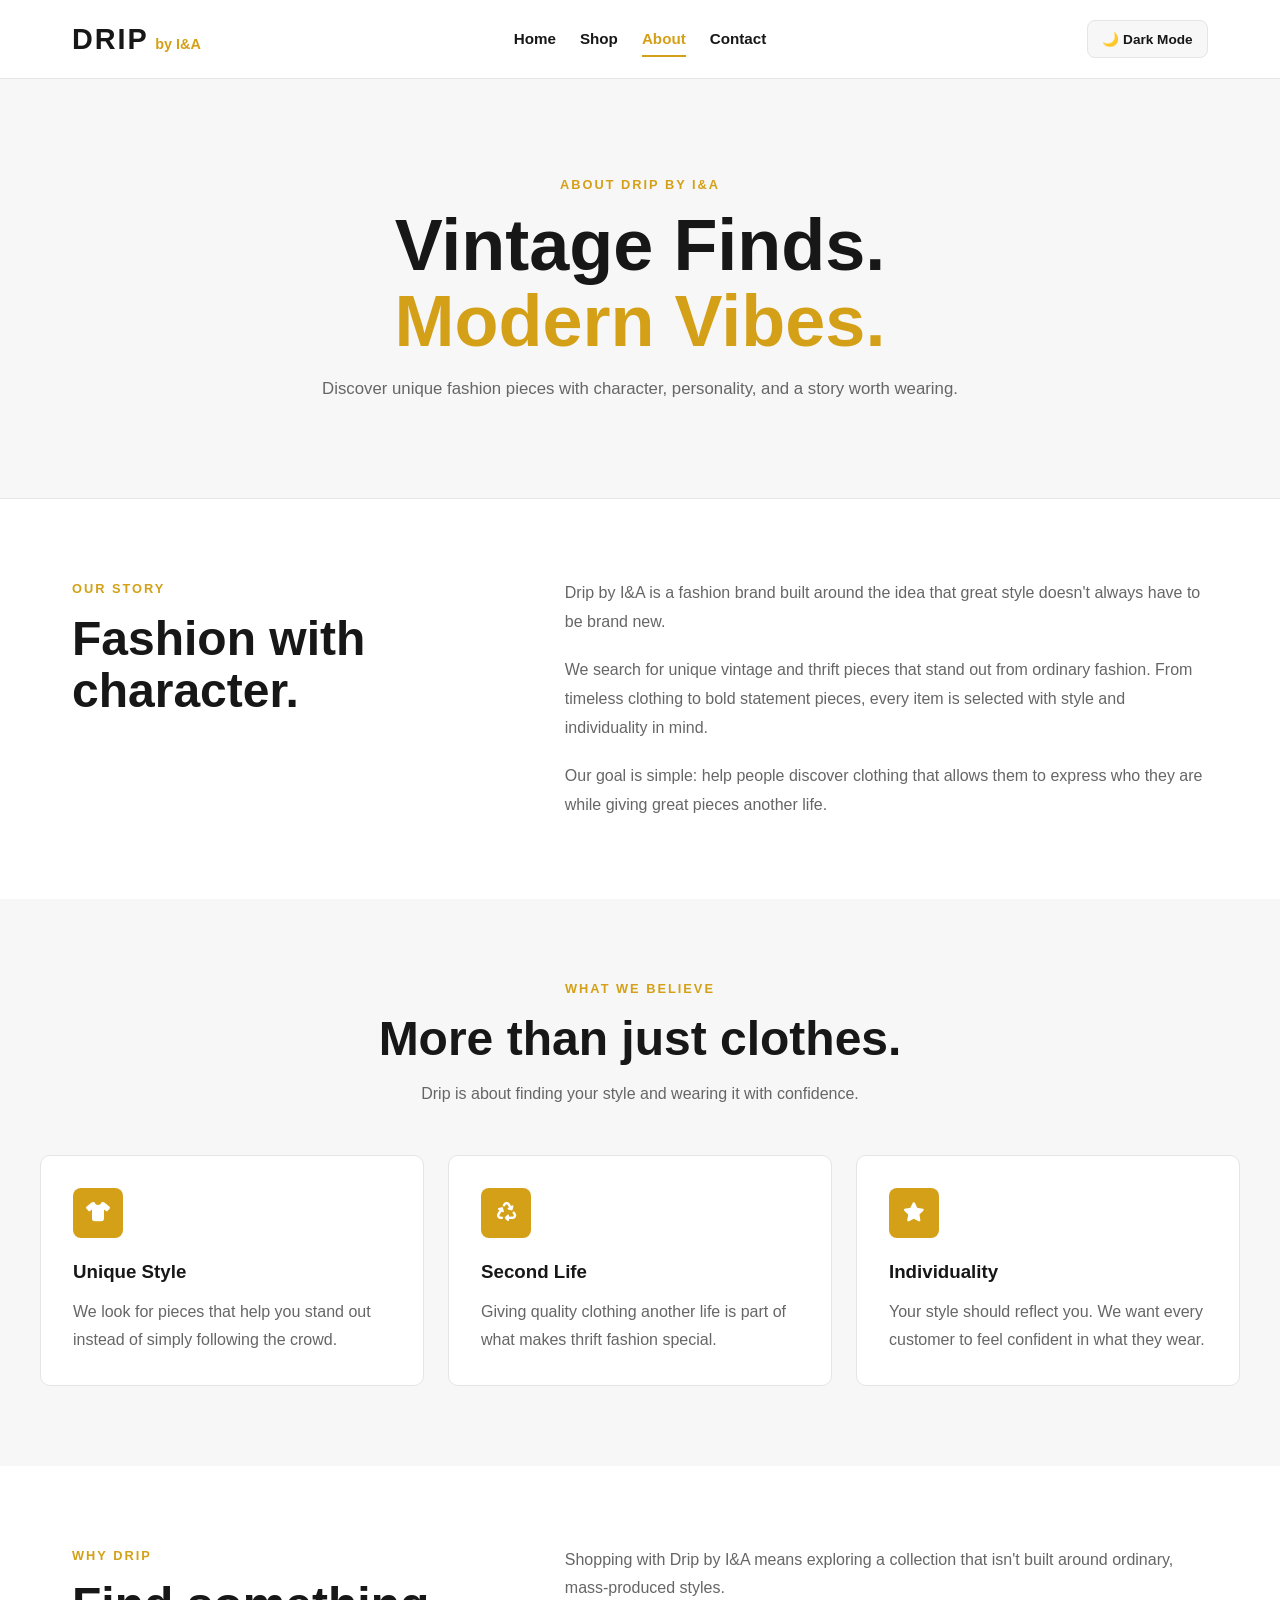
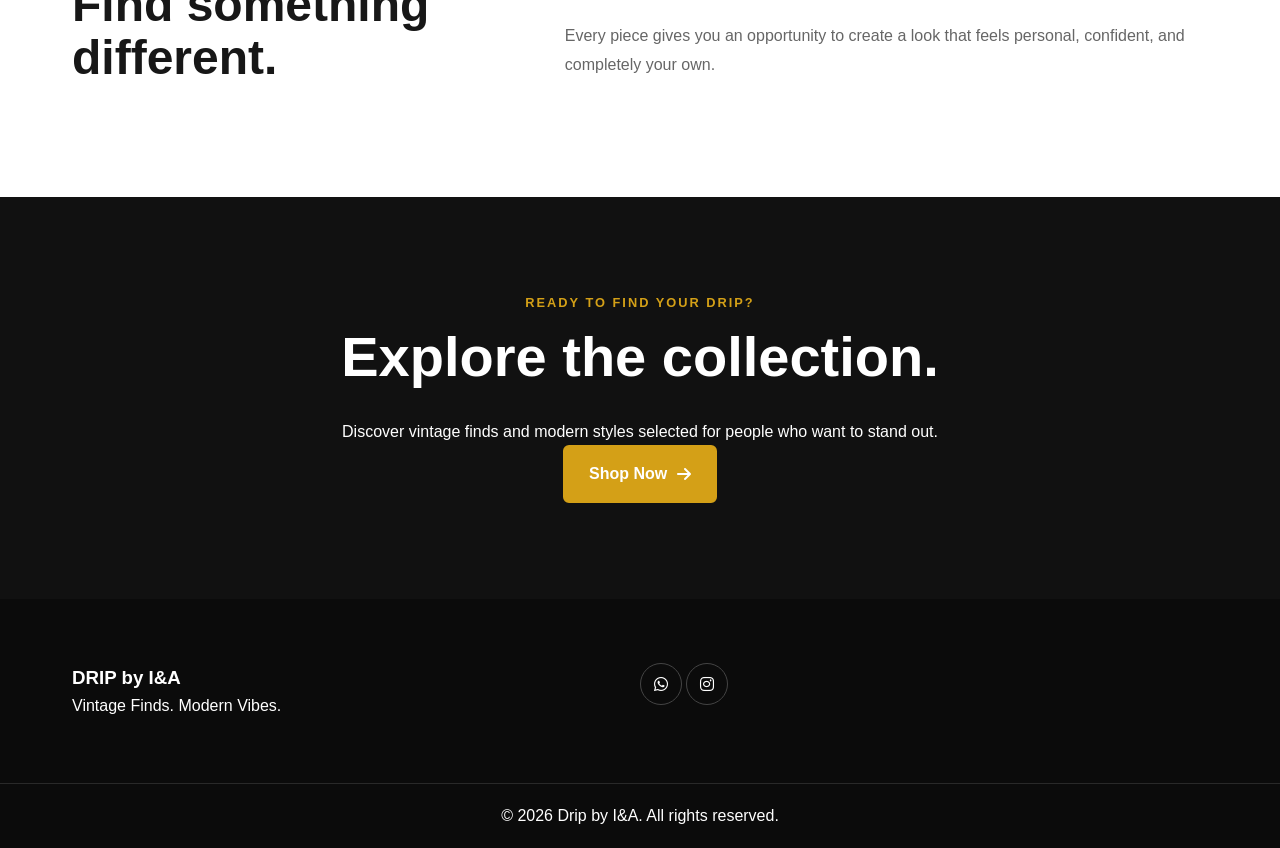
<file: about.html>
<!DOCTYPE html>
<html lang="en">

<head>

    <meta charset="UTF-8">

    <meta
        name="viewport"
        content="width=device-width, initial-scale=1.0"
    >

    <meta
        name="description"
        content="Learn more about Drip by I&A, a vintage and thrift fashion brand bringing unique styles and modern vibes."
    >

    <title>About | Drip by I&A</title>

    <link rel="stylesheet" href="main.css">

    <link
        rel="stylesheet"
        href="https://cdnjs.cloudflare.com/ajax/libs/font-awesome/6.4.0/css/all.min.css"
    >

</head>


<body>


    <!-- ========================================
         HEADER
    ========================================= -->

    <header class="site-header">

    <div class="navbar">

        <a href="index.html" class="brand">
            <span class="brand-main">DRIP</span>
            <span class="brand-sub">by I&A</span>
        </a>

        <nav class="nav-links" aria-label="Main navigation">

            <a href="index.html">Home</a>

            <a href="shop.html">Shop</a>

            <a href="about.html" class="active">About</a>

            <a href="contact.html">Contact</a>

        </nav>

        <button
            id="theme-toggle"
            class="theme-toggle"
            type="button"
            aria-label="Toggle dark mode"
        >
            🌙 Dark Mode
        </button>

    </div>

</header>


    <!-- ========================================
         ABOUT HERO
    ========================================= -->

    <section class="shop-hero">

        <div class="shop-hero-content">

            <p class="section-label">
                ABOUT DRIP BY I&A
            </p>

            <h1>
                Vintage Finds.
                <span>Modern Vibes.</span>
            </h1>

            <p>
                Discover unique fashion pieces with character,
                personality, and a story worth wearing.
            </p>

        </div>

    </section>



    <!-- ========================================
         OUR STORY
    ========================================= -->

    <section class="about-section">

        <div class="about-content">

            <div class="about-heading">

                <p class="section-label">
                    OUR STORY
                </p>

                <h2>
                    Fashion with character.
                </h2>

            </div>


            <div class="about-text">

                <p>
                    Drip by I&A is a fashion brand built around
                    the idea that great style doesn't always have
                    to be brand new.
                </p>

                <p>
                    We search for unique vintage and thrift pieces
                    that stand out from ordinary fashion. From
                    timeless clothing to bold statement pieces,
                    every item is selected with style and
                    individuality in mind.
                </p>

                <p>
                    Our goal is simple: help people discover
                    clothing that allows them to express who they
                    are while giving great pieces another life.
                </p>

            </div>

        </div>

    </section>



    <!-- ========================================
         WHAT WE BELIEVE
    ========================================= -->

    <section class="about-values">

        <div class="about-heading centered">

            <p class="section-label">
                WHAT WE BELIEVE
            </p>

            <h2>
                More than just clothes.
            </h2>

            <p>
                Drip is about finding your style and wearing it
                with confidence.
            </p>

        </div>


        <div class="values-grid">


            <article class="value-card">

                <div class="value-icon">
                    <i class="fas fa-shirt"></i>
                </div>

                <h3>
                    Unique Style
                </h3>

                <p>
                    We look for pieces that help you stand out
                    instead of simply following the crowd.
                </p>

            </article>



            <article class="value-card">

                <div class="value-icon">
                    <i class="fas fa-recycle"></i>
                </div>

                <h3>
                    Second Life
                </h3>

                <p>
                    Giving quality clothing another life is part
                    of what makes thrift fashion special.
                </p>

            </article>



            <article class="value-card">

                <div class="value-icon">
                    <i class="fas fa-star"></i>
                </div>

                <h3>
                    Individuality
                </h3>

                <p>
                    Your style should reflect you. We want every
                    customer to feel confident in what they wear.
                </p>

            </article>


        </div>

    </section>



    <!-- ========================================
         WHY DRIP
    ========================================= -->

    <section class="about-section">

        <div class="about-content">

            <div class="about-heading">

                <p class="section-label">
                    WHY DRIP
                </p>

                <h2>
                    Find something different.
                </h2>

            </div>


            <div class="about-text">

                <p>
                    Shopping with Drip by I&A means exploring a
                    collection that isn't built around ordinary,
                    mass-produced styles.
                </p>

                <p>
                    Every piece gives you an opportunity to create
                    a look that feels personal, confident, and
                    completely your own.
                </p>

            </div>

        </div>

    </section>



    <!-- ========================================
         CALL TO ACTION
    ========================================= -->

    <section class="cta">

        <div class="cta-content">

            <p class="section-label">
                READY TO FIND YOUR DRIP?
            </p>

            <h2>
                Explore the collection.
            </h2>

            <p>
                Discover vintage finds and modern styles
                selected for people who want to stand out.
            </p>

            <a href="shop.html" class="btn">
                Shop Now
                <i class="fas fa-arrow-right"></i>
            </a>

        </div>

    </section>



    <!-- ========================================
         FOOTER
    ========================================= -->

    <footer class="site-footer">

        <div class="footer-content">

            <div>

                <h3>
                    DRIP by I&A
                </h3>

                <p>
                    Vintage Finds. Modern Vibes.
                </p>

            </div>


            <div class="footer-social">

                <a
                    href="https://wa.me/2349035915493"
                    target="_blank"
                    rel="noopener noreferrer"
                    aria-label="WhatsApp"
                >
                    <i class="fab fa-whatsapp"></i>
                </a>

                <a
                    href="#"
                    aria-label="Instagram"
                >
                    <i class="fab fa-instagram"></i>
                </a>

            </div>

        </div>


        <p class="footer-bottom">

            &copy;

            <span id="footer-year"></span>

            Drip by I&A. All rights reserved.

        </p>

    </footer>



    <!-- ========================================
         SCROLL TO TOP
    ========================================= -->

    <button
        id="scroll-top"
        type="button"
        aria-label="Scroll to top"
    >
        ↑
    </button>


    <script src="script.js"></script>

</body>

</html>
</file>
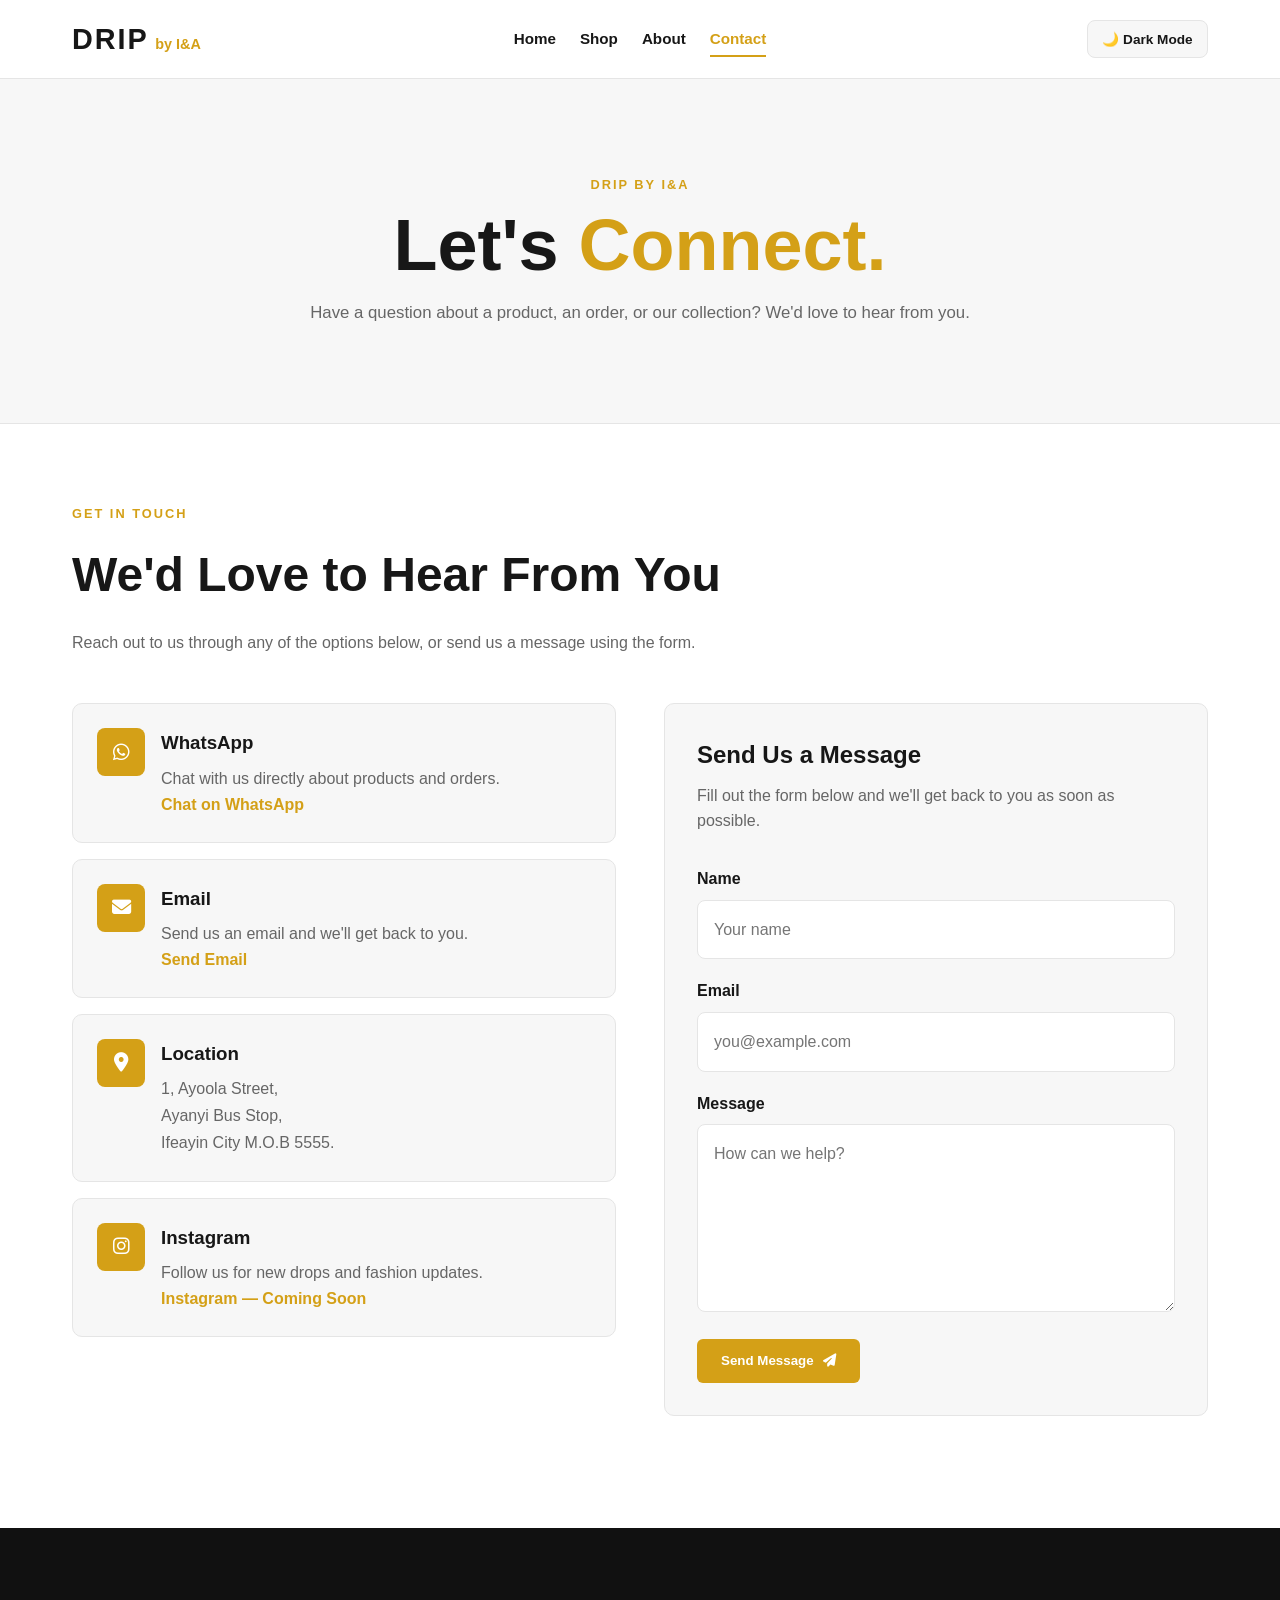
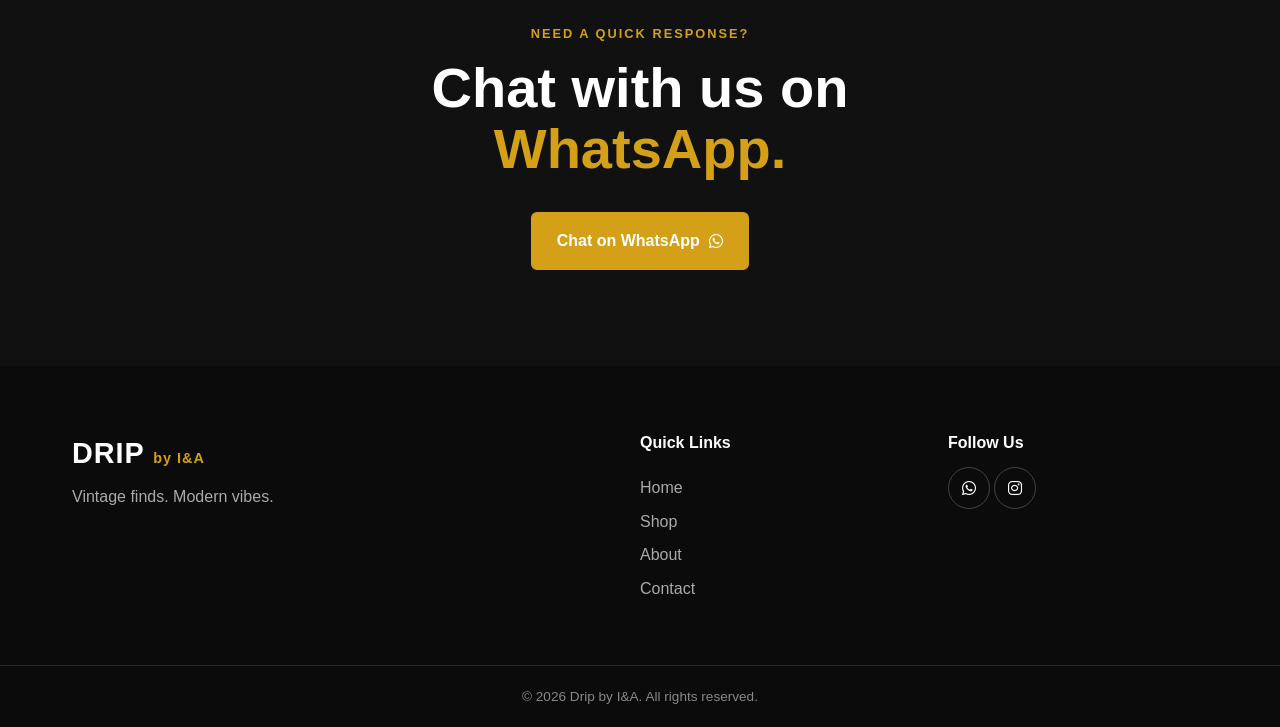
<file: contact.html>
<!DOCTYPE html>
<html lang="en">

<head>
    <meta charset="UTF-8">
    <meta name="viewport" content="width=device-width, initial-scale=1.0">

    <meta
        name="description"
        content="Contact Drip by I&A for vintage, thrift and streetwear fashion."
    >

    <title>Contact | Drip by I&A</title>

    <link rel="stylesheet" href="main.css">

    <link
        rel="stylesheet"
        href="https://cdnjs.cloudflare.com/ajax/libs/font-awesome/6.4.0/css/all.min.css"
    >
</head>

<body>

    <!-- ================================
         HEADER
    ================================= -->

    <header class="site-header">

        <div class="navbar">

            <a href="index.html" class="brand">
                <span class="brand-main">DRIP</span>
                <span class="brand-sub">by I&A</span>
            </a>

            <nav class="nav-links" aria-label="Main navigation">

                <a href="index.html">Home</a>

                <a href="shop.html">Shop</a>

                <a href="about.html">About</a>

                <a href="contact.html" class="active">Contact</a>

               

            </nav>

            <button
                id="theme-toggle"
                class="theme-toggle"
                type="button"
                aria-label="Toggle dark mode"
            >
                🌙 Dark Mode
            </button>

        </div>

    </header>


    <main>

        <!-- ================================
             CONTACT HERO
        ================================= -->

        <section class="shop-hero">

            <div class="shop-hero-content">

                <p class="section-label">DRIP BY I&A</p>

                <h1>Let's <span>Connect.</span></h1>

                <p>
                    Have a question about a product, an order,
                    or our collection? We'd love to hear from you.
                </p>

            </div>

        </section>


        <!-- ================================
             CONTACT SECTION
        ================================= -->

        <section class="contact-section">

            <div class="contact-heading">

                <p class="section-label">GET IN TOUCH</p>

                <h2>We'd Love to Hear From You</h2>

                <p>
                    Reach out to us through any of the options below,
                    or send us a message using the form.
                </p>

            </div>


            <div class="contact-grid">


                <!-- CONTACT INFORMATION -->

                <div class="contact-info">

                    <div class="contact-card">

                        <div class="contact-icon">
                            <i class="fab fa-whatsapp"></i>
                        </div>

                        <div>

                            <h3>WhatsApp</h3>

                            <p>
                                Chat with us directly about products
                                and orders.
                            </p>

                            <a
                                href="https://wa.me/2349035915493"
                                target="_blank"
                                rel="noopener noreferrer"
                            >
                                Chat on WhatsApp
                            </a>

                        </div>

                    </div>


                    <div class="contact-card">

                        <div class="contact-icon">
                            <i class="fas fa-envelope"></i>
                        </div>

                        <div>

                            <h3>Email</h3>

                            <p>
                                Send us an email and we'll get back
                                to you.
                            </p>

                            <a href="mailto:akinrinadedare80@gmail.com">
                                Send Email
                            </a>

                        </div>

                    </div>


                    <div class="contact-card">

                        <div class="contact-icon">
                            <i class="fas fa-location-dot"></i>
                        </div>

                        <div>

                            <h3>Location</h3>

                            <address>
                                1, Ayoola Street,<br>
                                Ayanyi Bus Stop,<br>
                                Ifeayin City M.O.B 5555.
                            </address>

                        </div>

                    </div>


                    <div class="contact-card">

                        <div class="contact-icon">
                            <i class="fab fa-instagram"></i>
                        </div>

                        <div>

                            <h3>Instagram</h3>

                            <p>
                                Follow us for new drops and
                                fashion updates.
                            </p>

                            <a
                                href="#"
                                target="_blank"
                                rel="noopener noreferrer"
                            >
                                Instagram — Coming Soon
                            </a>

                        </div>

                    </div>

                </div>


                <!-- CONTACT FORM -->

                <div class="contact-form-wrapper">

                    <h2>Send Us a Message</h2>

                    <p>
                        Fill out the form below and we'll get back
                        to you as soon as possible.
                    </p>

                   <form action="https://formspree.io/f/xzebkrwp" method="POST">

                        <div class="form-group">

                            <label for="name">Name</label>

                            <input
                                type="text"
                                id="name"
                                name="name"
                                placeholder="Your name"
                                required
                            >

                        </div>


                        <div class="form-group">

                            <label for="email">Email</label>

                            <input
                                type="email"
                                id="email"
                                name="email"
                                placeholder="you@example.com"
                                required
                            >

                        </div>


                        <div class="form-group">

                            <label for="message">Message</label>

                            <textarea
                                id="message"
                                name="message"
                                rows="6"
                                placeholder="How can we help?"
                                required
                            ></textarea>

                        </div>


                        <button
                            type="submit"
                            class="btn"
                        >
                            Send Message
                            <i class="fas fa-paper-plane"></i>
                        </button>

                    </form>

                </div>

            </div>

        </section>


        <!-- ================================
             WHATSAPP CTA
        ================================= -->

        <section class="cta">

            <p class="section-label">
                NEED A QUICK RESPONSE?
            </p>

            <h2>
                Chat with us on
                <span>WhatsApp.</span>
            </h2>

            <a
                href="https://wa.me/2349035915493"
                class="btn"
                target="_blank"
                rel="noopener noreferrer"
            >
                Chat on WhatsApp
                <i class="fab fa-whatsapp"></i>
            </a>

        </section>

    </main>


    <!-- ================================
         FOOTER
    ================================= -->

    <footer class="site-footer">

        <div class="footer-content">

            <div class="footer-brand">

                <h2>
                    DRIP <span>by I&A</span>
                </h2>

                <p>
                    Vintage finds. Modern vibes.
                </p>

            </div>


            <div class="footer-links">

                <h3>Quick Links</h3>

                <a href="index.html">Home</a>

                <a href="shop.html">Shop</a>

                <a href="about.html">About</a>

                <a href="contact.html">Contact</a>

            </div>


            <div class="footer-social">

                <h3>Follow Us</h3>

                <a
                    href="https://wa.me/2349035915493"
                    aria-label="WhatsApp"
                    target="_blank"
                    rel="noopener noreferrer"
                >
                    <i class="fab fa-whatsapp"></i>
                </a>

                <a
                    href="#"
                    aria-label="Instagram"
                    target="_blank"
                    rel="noopener noreferrer"
                >
                    <i class="fab fa-instagram"></i>
                </a>

            </div>

        </div>


        <div class="footer-bottom">

            <p>
                &copy;
                <span id="footer-year"></span>
                Drip by I&A. All rights reserved.
            </p>

        </div>

    </footer>
    <button
    id="scroll-top"
    type="button"
    aria-label="Scroll to top"
>
    ↑
</button>


    <script src="script.js"></script>

</body>
</html>
</file>
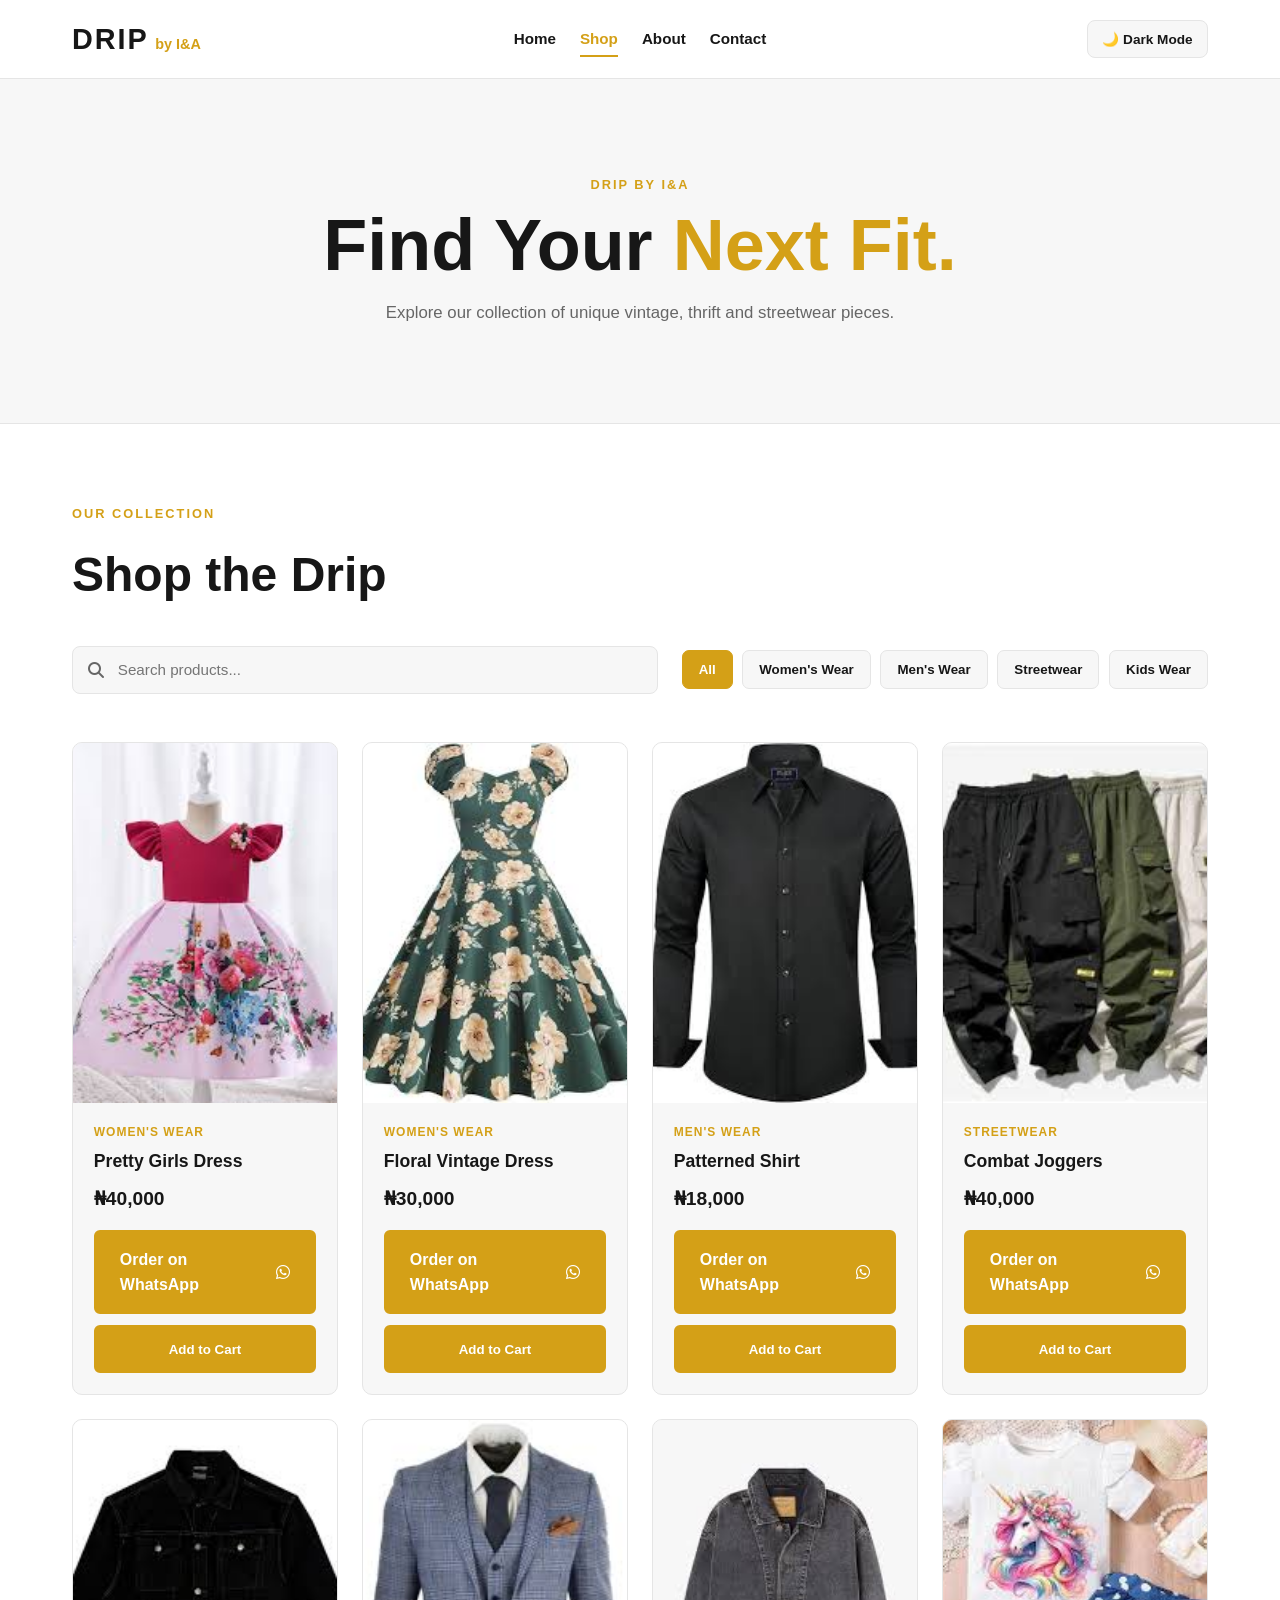
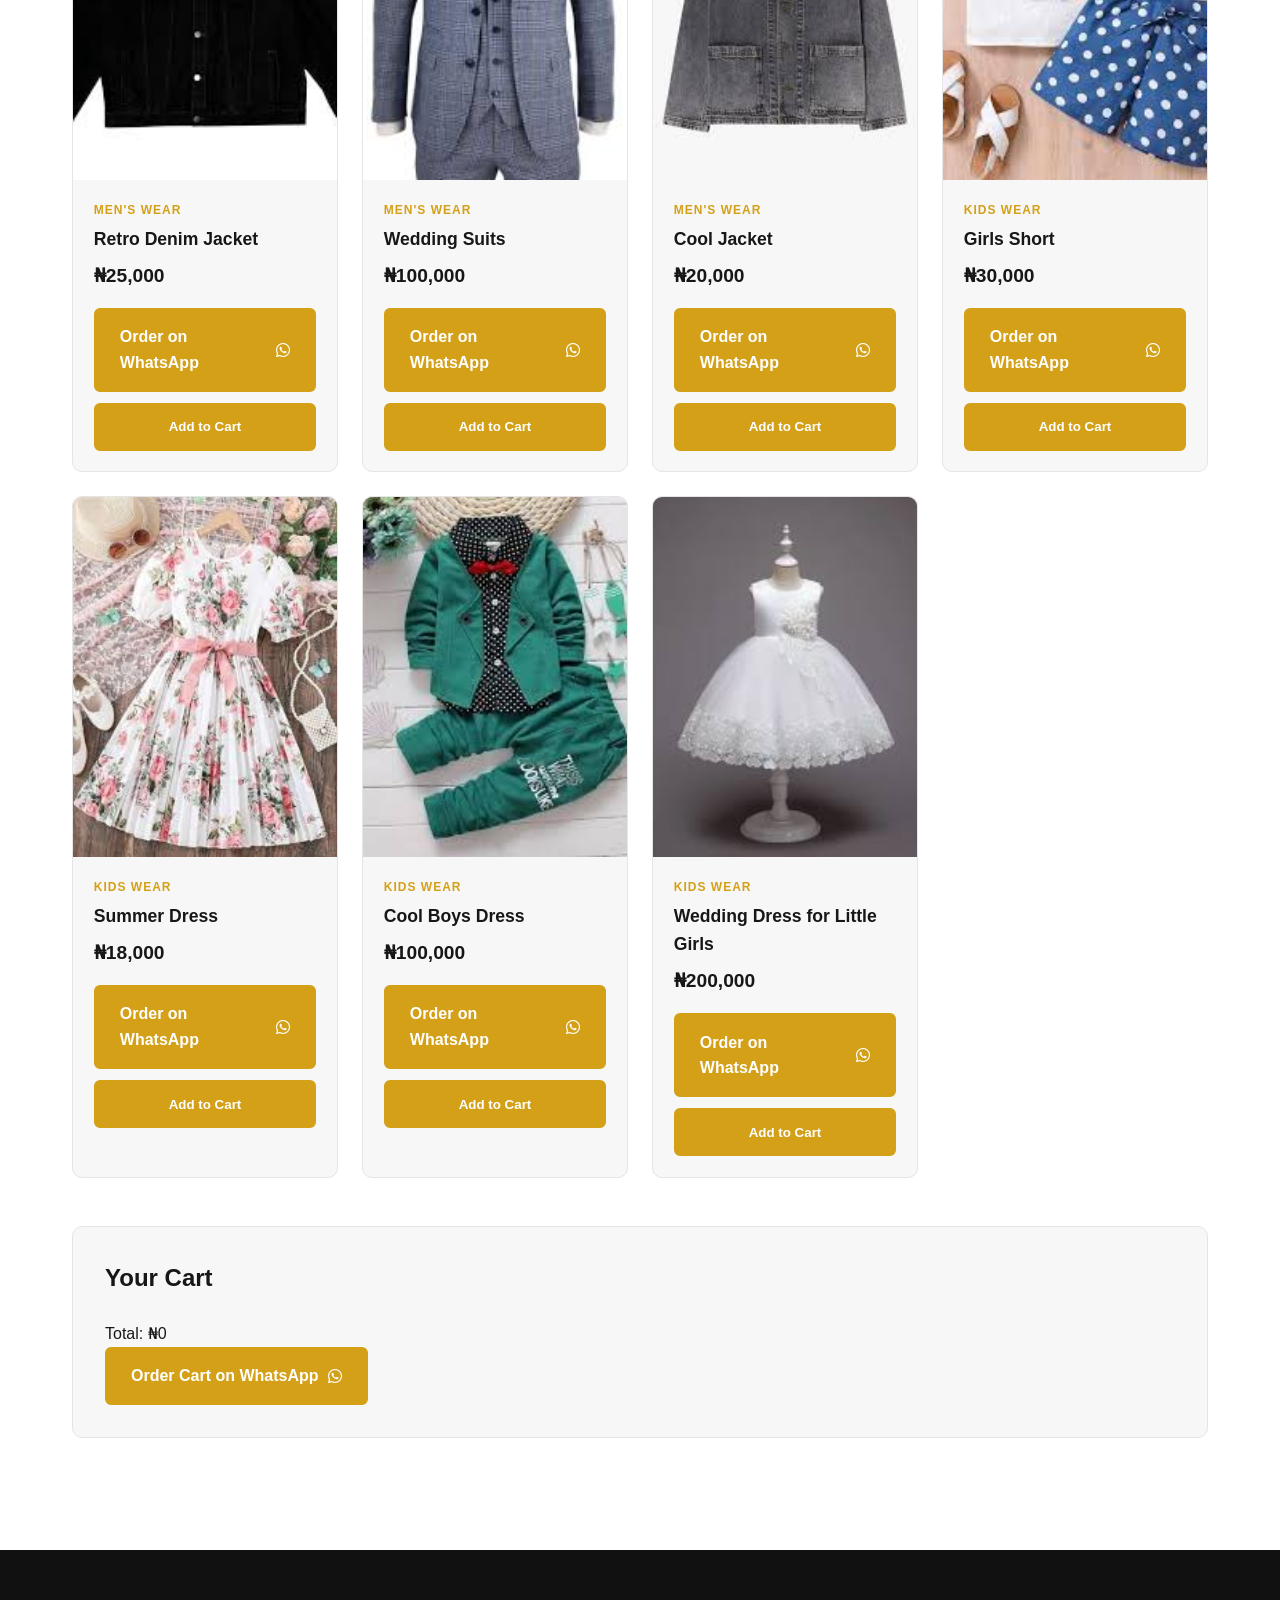
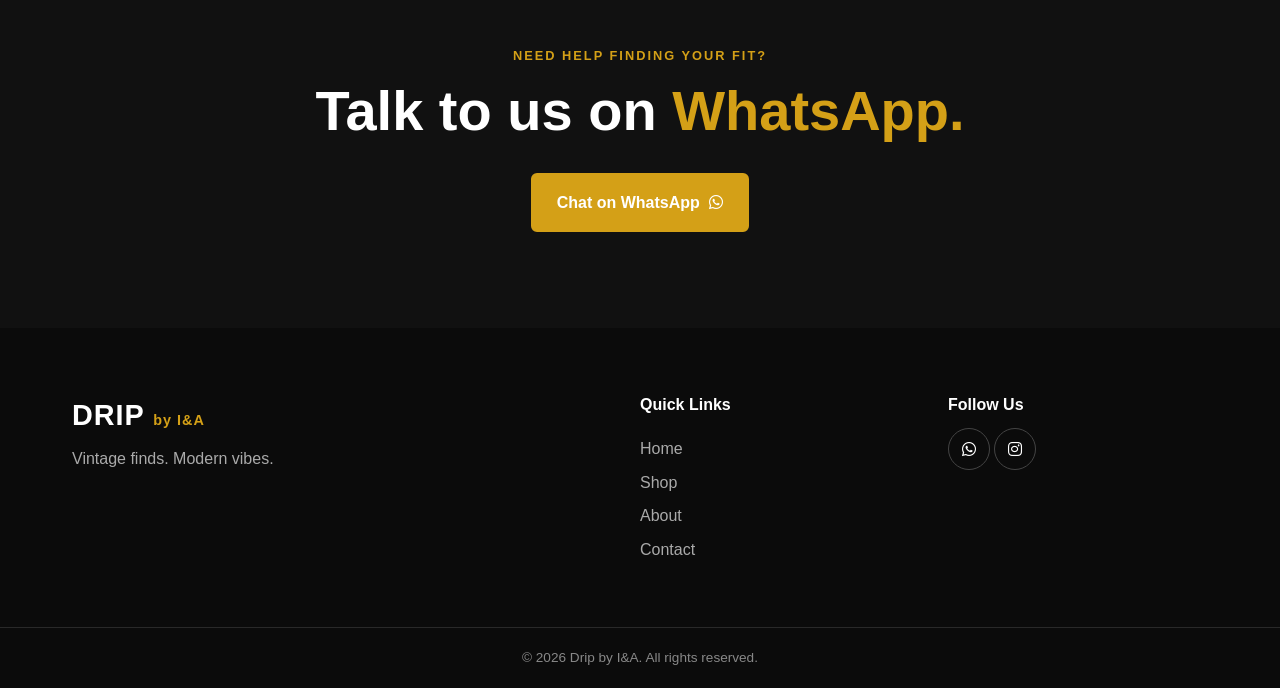
<file: shop.html>
<!DOCTYPE html>
<html lang="en">

<head>
    <meta charset="UTF-8">
    <meta name="viewport" content="width=device-width, initial-scale=1.0">

    <meta
        name="description"
        content="Shop unique vintage and thrift fashion at Drip by I&A."
    >

    <title>Shop | Drip by I&A</title>

    <link rel="stylesheet" href="main.css">

    <link
        rel="stylesheet"
        href="https://cdnjs.cloudflare.com/ajax/libs/font-awesome/6.4.0/css/all.min.css"
    >
</head>

<body>

    <!-- ================================
         HEADER
    ================================= -->

    <header class="site-header">

        <div class="navbar">

            <a href="index.html" class="brand">
                <span class="brand-main">DRIP</span>
                <span class="brand-sub">by I&A</span>
            </a>

            <nav class="nav-links" aria-label="Main navigation">

                <a href="index.html">Home</a>

                <a href="shop.html" class="active">Shop</a>

                <a href="about.html">About</a>

                <a href="contact.html">Contact</a>

            </nav>

            <button
                id="theme-toggle"
                class="theme-toggle"
                type="button"
                aria-label="Toggle dark mode"
            >
                🌙 Dark Mode
            </button>

        </div>

    </header>


    <main>

        <!-- ================================
             SHOP HERO
        ================================= -->

        <section class="shop-hero">

            <div class="shop-hero-content">

                <p class="section-label">DRIP BY I&A</p>

                <h1>Find Your <span>Next Fit.</span></h1>

                <p>
                    Explore our collection of unique vintage,
                    thrift and streetwear pieces.
                </p>

            </div>

        </section>


        <!-- ================================
             SHOP SECTION
        ================================= -->

        <section class="shop-section">

            <div class="shop-heading">

                <div>

                    <p class="section-label">OUR COLLECTION</p>

                    <h2>Shop the Drip</h2>

                </div>

            </div>


            <!-- Search and Filters -->

            <div class="shop-controls">

                <div class="search-box">

                    <i class="fas fa-search"></i>

                    <input
                        type="search"
                        id="product-search"
                        placeholder="Search products..."
                        aria-label="Search products"
                    >

                </div>


                <div class="category-filters">

                    <button
                        type="button"
                        class="filter-btn active"
                        data-category="all"
                    >
                        All
                    </button>

                    <button
                        type="button"
                        class="filter-btn"
                        data-category="women"
                    >
                        Women's Wear
                    </button>

                    <button
                        type="button"
                        class="filter-btn"
                        data-category="men"
                    >
                        Men's Wear
                    </button>

                    <button
                        type="button"
                        class="filter-btn"
                        data-category="streetwear"
                    >
                        Streetwear
                    </button>

                    <button
                        type="button"
                        class="filter-btn"
                        data-category="kids"
                    >
                        Kids Wear
                    </button>

                </div>

            </div>


            <!-- ================================
                 PRODUCTS
            ================================= -->

            <div class="shop-product-grid">


                <!-- 1. Pretty Girls Dress -->

                <article class="shop-product-card" data-category="women">

                    <div class="shop-product-image">

                        <img
                            src="pretty-girl-dress.jpeg"
                            alt="Pretty girls dress"
                        >

                    </div>

                    <div class="shop-product-info">

                        <p class="product-category">
                            Women's Wear
                        </p>

                        <h3>Pretty Girls Dress</h3>

                        <p class="shop-price">₦40,000</p>

                        <a
                            href="https://wa.me/2349035915493?text=Hello%20Drip%20by%20I%26A%2C%20I'm%20interested%20in%20the%20Pretty%20Girls%20Dress."
                            class="btn"
                            target="_blank"
                            rel="noopener noreferrer"
                        >
                            Order on WhatsApp
                            <i class="fab fa-whatsapp"></i>
                        </a>

                        <button class="btn add-to-cart" type="button">
                            Add to Cart
                        </button>

                    </div>

                </article>


                <!-- 2. Floral Vintage Dress -->

                <article class="shop-product-card" data-category="women">

                    <div class="shop-product-image">

                        <img
                            src="vintage-dress.jpeg"
                            alt="Floral vintage dress"
                        >

                    </div>

                    <div class="shop-product-info">

                        <p class="product-category">
                            Women's Wear
                        </p>

                        <h3>Floral Vintage Dress</h3>

                        <p class="shop-price">₦30,000</p>

                        <a
                            href="https://wa.me/2349035915493?text=Hello%20Drip%20by%20I%26A%2C%20I'm%20interested%20in%20the%20Floral%20Vintage%20Dress."
                            class="btn"
                            target="_blank"
                            rel="noopener noreferrer"
                        >
                            Order on WhatsApp
                            <i class="fab fa-whatsapp"></i>
                        </a>

                        <button class="btn add-to-cart" type="button">
                            Add to Cart
                        </button>

                    </div>

                </article>


                <!-- 3. Patterned Shirt -->

                <article class="shop-product-card" data-category="men">

                    <div class="shop-product-image">

                        <img
                            src="patterned-image.jpeg"
                            alt="Patterned shirt"
                        >

                    </div>

                    <div class="shop-product-info">

                        <p class="product-category">
                            Men's Wear
                        </p>

                        <h3>Patterned Shirt</h3>

                        <p class="shop-price">₦18,000</p>

                        <a
                            href="https://wa.me/2349035915493?text=Hello%20Drip%20by%20I%26A%2C%20I'm%20interested%20in%20the%20Patterned%20Shirt."
                            class="btn"
                            target="_blank"
                            rel="noopener noreferrer"
                        >
                            Order on WhatsApp
                            <i class="fab fa-whatsapp"></i>
                        </a>

                        <button class="btn add-to-cart" type="button">
                            Add to Cart
                        </button>

                    </div>

                </article>


                <!-- 4. Combat Joggers -->

                <article class="shop-product-card" data-category="streetwear">

                    <div class="shop-product-image">

                        <img
                            src="jorgas.image.jpeg"
                            alt="Combat joggers"
                        >

                    </div>

                    <div class="shop-product-info">

                        <p class="product-category">
                            Streetwear
                        </p>

                        <h3>Combat Joggers</h3>

                        <p class="shop-price">₦40,000</p>

                        <a
                            href="https://wa.me/2349035915493?text=Hello%20Drip%20by%20I%26A%2C%20I'm%20interested%20in%20the%20Combat%20Joggers."
                            class="btn"
                            target="_blank"
                            rel="noopener noreferrer"
                        >
                            Order on WhatsApp
                            <i class="fab fa-whatsapp"></i>
                        </a>

                        <button class="btn add-to-cart" type="button">
                            Add to Cart
                        </button>

                    </div>

                </article>


                <!-- 5. Retro Denim Jacket -->

                <article class="shop-product-card" data-category="men">

                    <div class="shop-product-image">

                        <img
                            src="retro-denim-jacet-images.jpeg"
                            alt="Retro denim jacket"
                        >

                    </div>

                    <div class="shop-product-info">

                        <p class="product-category">
                            Men's Wear
                        </p>

                        <h3>Retro Denim Jacket</h3>

                        <p class="shop-price">₦25,000</p>

                        <a
                            href="https://wa.me/2349035915493?text=Hello%20Drip%20by%20I%26A%2C%20I'm%20interested%20in%20the%20Retro%20Denim%20Jacket."
                            class="btn"
                            target="_blank"
                            rel="noopener noreferrer"
                        >
                            Order on WhatsApp
                            <i class="fab fa-whatsapp"></i>
                        </a>

                        <button class="btn add-to-cart" type="button">
                            Add to Cart
                        </button>

                    </div>

                </article>


                <!-- 6. Wedding Suits -->

                <article class="shop-product-card" data-category="men">

                    <div class="shop-product-image">

                        <img
                            src="suits-images2.jpeg"
                            alt="Wedding suits"
                        >

                    </div>

                    <div class="shop-product-info">

                        <p class="product-category">
                            Men's Wear
                        </p>

                        <h3>Wedding Suits</h3>

                        <p class="shop-price">₦100,000</p>

                        <a
                            href="https://wa.me/2349035915493?text=Hello%20Drip%20by%20I%26A%2C%20I'm%20interested%20in%20the%20Wedding%20Suits."
                            class="btn"
                            target="_blank"
                            rel="noopener noreferrer"
                        >
                            Order on WhatsApp
                            <i class="fab fa-whatsapp"></i>
                        </a>

                        <button class="btn add-to-cart" type="button">
                            Add to Cart
                        </button>

                    </div>

                </article>


                <!-- 7. Cool Jacket -->

                <article class="shop-product-card" data-category="men">

                    <div class="shop-product-image">

                        <img
                            src="retro-jacket-images.jpeg"
                            alt="Cool jacket for kids"
                        >

                    </div>

                    <div class="shop-product-info">

                        <p class="product-category">
    Men's Wear
</p>

                        <h3>Cool Jacket</h3>

                        <p class="shop-price">₦20,000</p>

                        <a
                            href="https://wa.me/2349035915493?text=Hello%20Drip%20by%20I%26A%2C%20I'm%20interested%20in%20the%20Cool%20Jacket."
                            class="btn"
                            target="_blank"
                            rel="noopener noreferrer"
                        >
                            Order on WhatsApp
                            <i class="fab fa-whatsapp"></i>
                        </a>

                        <button class="btn add-to-cart" type="button">
                            Add to Cart
                        </button>

                    </div>

                </article>


                <!-- 8. Girls Short -->

                <article class="shop-product-card" data-category="kids">

                    <div class="shop-product-image">

                        <img
                            src="pretty-girl-short-suit.jpeg"
                            alt="Girls short suit"
                        >

                    </div>

                    <div class="shop-product-info">

                        <p class="product-category">
                            Kids Wear
                        </p>

                        <h3>Girls Short</h3>

                        <p class="shop-price">₦30,000</p>

                        <a
                            href="https://wa.me/2349035915493?text=Hello%20Drip%20by%20I%26A%2C%20I'm%20interested%20in%20the%20Girls%20Short."
                            class="btn"
                            target="_blank"
                            rel="noopener noreferrer"
                        >
                            Order on WhatsApp
                            <i class="fab fa-whatsapp"></i>
                        </a>

                        <button class="btn add-to-cart" type="button">
                            Add to Cart
                        </button>

                    </div>

                </article>


                <!-- 9. Summer Dress -->

                <article class="shop-product-card" data-category="kids">

                    <div class="shop-product-image">

                        <img
                            src="pretty-trendy-girls.jpeg"
                            alt="Summer dress"
                        >

                    </div>

                    <div class="shop-product-info">

                        <p class="product-category">
                            Kids Wear
                        </p>

                        <h3>Summer Dress</h3>

                        <p class="shop-price">₦18,000</p>

                        <a
                            href="https://wa.me/2349035915493?text=Hello%20Drip%20by%20I%26A%2C%20I'm%20interested%20in%20the%20Summer%20Dress."
                            class="btn"
                            target="_blank"
                            rel="noopener noreferrer"
                        >
                            Order on WhatsApp
                            <i class="fab fa-whatsapp"></i>
                        </a>

                        <button class="btn add-to-cart" type="button">
                            Add to Cart
                        </button>

                    </div>

                </article>


                <!-- 10. Cool Boys Dress -->

                <article class="shop-product-card" data-category="kids">

                    <div class="shop-product-image">

                        <img
                            src="fashion-baby-boy.jpeg"
                            alt="Cool boys dress"
                        >

                    </div>

                    <div class="shop-product-info">

                        <p class="product-category">
                            Kids Wear
                        </p>

                        <h3>Cool Boys Dress</h3>

                        <p class="shop-price">₦100,000</p>

                        <a
                            href="https://wa.me/2349035915493?text=Hello%20Drip%20by%20I%26A%2C%20I'm%20interested%20in%20the%20Cool%20Boys%20Dress."
                            class="btn"
                            target="_blank"
                            rel="noopener noreferrer"
                        >
                            Order on WhatsApp
                            <i class="fab fa-whatsapp"></i>
                        </a>

                        <button class="btn add-to-cart" type="button">
                            Add to Cart
                        </button>

                    </div>

                </article>


                <!-- 11. Wedding Dress for Little Girls -->

                <article class="shop-product-card" data-category="kids">

                    <div class="shop-product-image">

                        <img
                            src="pretty-party-wear.jpeg"
                            alt="Wedding dress for little girls"
                        >

                    </div>

                    <div class="shop-product-info">

                        <p class="product-category">
                            Kids Wear
                        </p>

                        <h3>Wedding Dress for Little Girls</h3>

                        <p class="shop-price">₦200,000</p>

                        <a
                            href="https://wa.me/2349035915493?text=Hello%20Drip%20by%20I%26A%2C%20I'm%20interested%20in%20the%20Wedding%20Dress%20for%20Little%20Girls."
                            class="btn"
                            target="_blank"
                            rel="noopener noreferrer"
                        >
                            Order on WhatsApp
                            <i class="fab fa-whatsapp"></i>
                        </a>

                        <button class="btn add-to-cart" type="button">
                            Add to Cart
                        </button>

                    </div>

                </article>


            </div>


            <!-- ================================
                 CART
            ================================= -->

            <div id="cart">

                <h2>Your Cart</h2>

                <div id="cart-items"></div>

                <p id="cart-total">Total: ₦0</p>
                <a
    id="checkout-whatsapp"
    class="btn"
    href="#"
    target="_blank"
    rel="noopener noreferrer"
>
    Order Cart on WhatsApp
    <i class="fab fa-whatsapp"></i>
</a>

            </div>


        </section>


        <!-- ================================
             WHATSAPP CTA
        ================================= -->

        <section class="cta">

            <p class="section-label">
                NEED HELP FINDING YOUR FIT?
            </p>

            <h2>
                Talk to us on
                <span>WhatsApp.</span>
            </h2>

            <a
                href="https://wa.me/2349035915493"
                class="btn"
                target="_blank"
                rel="noopener noreferrer"
            >
                Chat on WhatsApp
                <i class="fab fa-whatsapp"></i>
            </a>

        </section>

    </main>


    <!-- ================================
         FOOTER
    ================================= -->

    <footer class="site-footer">

        <div class="footer-content">

            <div class="footer-brand">

                <h2>
                    DRIP <span>by I&A</span>
                </h2>

                <p>
                    Vintage finds. Modern vibes.
                </p>

            </div>


            <div class="footer-links">

                <h3>Quick Links</h3>

                <a href="index.html">Home</a>

                <a href="shop.html">Shop</a>

                <a href="about.html">About</a>

                <a href="contact.html">Contact</a>

            </div>


            <div class="footer-social">

                <h3>Follow Us</h3>

                <a
                    href="https://wa.me/2349035915493"
                    aria-label="WhatsApp"
                    target="_blank"
                    rel="noopener noreferrer"
                >
                    <i class="fab fa-whatsapp"></i>
                </a>

                <a
                    href="#"
                    aria-label="Instagram"
                    target="_blank"
                    rel="noopener noreferrer"
                >
                    <i class="fab fa-instagram"></i>
                </a>

            </div>

        </div>


        <div class="footer-bottom">

            <p>
                &copy;
                <span id="footer-year"></span>
                Drip by I&A. All rights reserved.
            </p>

        </div>

    </footer>


    <button
        id="scroll-top"
        type="button"
        aria-label="Scroll to top"
    >
        ↑
    </button>


    <script src="script.js"></script>

</body>
</html>
</file>
<file: main.css>
/* ================================
   RESET & BASE
================================ */

* {
    margin: 0;
    padding: 0;
    box-sizing: border-box;
}

:root {
    --primary: #111111;
    --secondary: #d4a017;
    --background: #ffffff;
    --surface: #f7f7f7;
    --text: #171717;
    --muted: #666666;
    --border: #e5e5e5;
    --white: #ffffff;
    --shadow: rgba(0, 0, 0, 0.08);
}

html {
    scroll-behavior: smooth;
}

body {
    font-family: Arial, Helvetica, sans-serif;
    line-height: 1.6;
    background: var(--background);
    color: var(--text);
    transition: background 0.3s ease, color 0.3s ease;
}

a {
    color: inherit;
    text-decoration: none;
}

button,
a {
    -webkit-tap-highlight-color: transparent;
}

img {
    display: block;
    width: 100%;
    max-width: 100%;
}
/* ================================
   HEADER & NAVIGATION
================================ */

.site-header {
    position: sticky;
    top: 0;
    z-index: 1000;
    background: var(--background);
    border-bottom: 1px solid var(--border);
    transition: background 0.3s ease, border-color 0.3s ease;
}

.navbar {
    max-width: 1200px;
    margin: 0 auto;
    padding: 1rem 2rem;
    display: grid;
    grid-template-columns: 1fr auto 1fr;
    align-items: center;
    gap: 1rem;
}

/* Brand */

.brand {
    display: flex;
    align-items: baseline;
    gap: 0.4rem;
    flex-shrink: 0;
    justify-self: start;
}

.brand-main {
    font-size: 1.8rem;
    font-weight: 900;
    letter-spacing: 2px;
}

.brand-sub {
    font-size: 0.9rem;
    font-weight: 600;
    color: var(--secondary);
}

/* Navigation */

.nav-links {
    display: flex;
    align-items: center;
    justify-content: center;
    gap: 1.5rem;
    white-space: nowrap;
}

.nav-links a {
    position: relative;
    font-size: 0.95rem;
    font-weight: 600;
    color: var(--text);
    transition: color 0.3s ease;
}

.nav-links a:hover,
.nav-links a.active {
    color: var(--secondary);
}

/* Small line underneath active/hovered link */

.nav-links a::after {
    content: "";
    position: absolute;
    left: 0;
    bottom: -6px;
    width: 0;
    height: 2px;
    background: var(--secondary);
    transition: width 0.3s ease;
}

.nav-links a:hover::after,
.nav-links a.active::after {
    width: 100%;
}

/* Dark mode button */

.theme-toggle {
    justify-self: end;
    flex-shrink: 0;
    white-space: nowrap;
    border: 1px solid var(--border);
    background: var(--surface);
    color: var(--text);
    padding: 0.6rem 0.9rem;
    border-radius: 8px;
    cursor: pointer;
    font-size: 0.85rem;
    font-weight: 600;
    transition:
        background 0.3s ease,
        color 0.3s ease,
        border-color 0.3s ease;
}

.theme-toggle:hover {
    background: var(--primary);
    color: var(--white);
}
/* ================================
   HERO SECTION
================================ */

.hero {
    min-height: 75vh;
    padding: 6rem 2rem;

    display: flex;
    align-items: center;
    justify-content: center;

    text-align: center;

    background:
        linear-gradient(
            rgba(0, 0, 0, 0.62),
            rgba(0, 0, 0, 0.62)
        ),
        url("thrift-bg.jpg") center/cover no-repeat;

    color: var(--white);
}

.hero-content {
    max-width: 800px;
}

.hero-label {
    margin-bottom: 1rem;

    font-size: 0.85rem;
    font-weight: 700;
    letter-spacing: 3px;
}

.hero h1 {
    margin-bottom: 1.5rem;

    font-size: clamp(2.8rem, 7vw, 5.5rem);
    line-height: 1.05;
    font-weight: 900;
    letter-spacing: -2px;
}

.hero h1 span {
    color: var(--secondary);
}

.hero-text {
    max-width: 600px;
    margin: 0 auto;

    font-size: 1.1rem;
    color: #eeeeee;
}

.hero-buttons {
    margin-top: 2rem;

    display: flex;
    justify-content: center;
    gap: 1rem;
    flex-wrap: wrap;
}

/* ================================
   BUTTONS
================================ */

.btn {
    display: inline-flex;
    align-items: center;
    justify-content: center;
    gap: 0.6rem;

    padding: 0.9rem 1.5rem;

    background: var(--secondary);
    color: var(--white);

    border: 2px solid var(--secondary);
    border-radius: 6px;

    font-weight: 700;

    transition:
        transform 0.3s ease,
        background 0.3s ease,
        border-color 0.3s ease;
}

.btn:hover {
    transform: translateY(-3px);
    background: #b8860b;
    border-color: #b8860b;
}

.btn-outline {
    background: transparent;
    border-color: var(--white);
}

.btn-outline:hover {
    background: var(--white);
    color: var(--primary);
}
/* ================================
   INTRO SECTION
================================ */

.intro {
    max-width: 800px;
    margin: 0 auto;
    padding: 6rem 2rem;

    text-align: center;
}

.section-label {
    margin-bottom: 0.8rem;

    color: var(--secondary);
    font-size: 0.8rem;
    font-weight: 800;
    letter-spacing: 2px;
}

.intro h2 {
    margin-bottom: 1.5rem;

    font-size: clamp(2rem, 5vw, 3.2rem);
    line-height: 1.15;
}

.intro h2 span {
    color: var(--secondary);
}

.intro-text {
    color: var(--muted);
    font-size: 1.05rem;
    max-width: 650px;
    margin: 0 auto;
}
/* ================================
   PRODUCTS SECTION
================================ */

.products {
    max-width: 1200px;
    margin: 0 auto;
    padding: 5rem 2rem;
}

.section-heading {
    display: flex;
    align-items: flex-end;
    justify-content: space-between;
    gap: 2rem;
    margin-bottom: 2.5rem;
}

.section-heading h2 {
    font-size: clamp(2rem, 4vw, 3rem);
    line-height: 1.1;
}

.view-all {
    display: inline-flex;
    align-items: center;
    gap: 0.5rem;

    font-weight: 700;
    color: var(--text);

    transition: color 0.3s ease;
}

.view-all:hover {
    color: var(--secondary);
}


/* Product grid */

.product-grid {
    display: grid;
    grid-template-columns: repeat(4, 1fr);
    gap: 1.5rem;
}


/* Product card */

.product-card {
    overflow: hidden;

    background: var(--surface);
    border: 1px solid var(--border);
    border-radius: 10px;

    transition:
        transform 0.3s ease,
        box-shadow 0.3s ease,
        background 0.3s ease,
        border-color 0.3s ease;
}

.product-card:hover {
    transform: translateY(-8px);
    box-shadow: 0 15px 35px var(--shadow);
}


/* Product image */

.product-image {
    height: 330px;
    overflow: hidden;
    background: #eeeeee;
}

.product-image img {
    width: 100%;
    height: 100%;
    object-fit: cover;

    transition: transform 0.5s ease;
}

.product-card:hover .product-image img {
    transform: scale(1.06);
}


/* Product information */

.product-info {
    padding: 1.2rem;
}

.product-category {
    margin-bottom: 0.3rem;

    color: var(--secondary);
    font-size: 0.75rem;
    font-weight: 700;
    text-transform: uppercase;
    letter-spacing: 1px;
}

.product-info h3 {
    margin-bottom: 0.5rem;

    font-size: 1.1rem;
}

.price {
    margin-bottom: 1rem;

    font-size: 1.1rem;
    font-weight: 800;
}

.product-link {
    display: inline-flex;
    align-items: center;
    gap: 0.5rem;

    font-size: 0.9rem;
    font-weight: 700;

    transition: color 0.3s ease;
}

.product-link:hover {
    color: var(--secondary);
}
/* ================================
   WHY DRIP SECTION
================================ */

.why-drip {
    max-width: 1200px;
    margin: 0 auto;
    padding: 6rem 2rem;

    display: grid;
    grid-template-columns: 1fr 1fr;
    gap: 4rem;

    align-items: center;
}

.why-content h2 {
    margin-bottom: 1.5rem;

    font-size: clamp(2.5rem, 5vw, 4rem);
    line-height: 1.05;
}

.why-content h2 span {
    color: var(--secondary);
}

.why-content > p:not(.section-label) {
    max-width: 550px;
    margin-bottom: 2rem;

    color: var(--muted);
    font-size: 1.05rem;
}


/* Features */

.why-features {
    display: grid;
    grid-template-columns: repeat(2, 1fr);
    gap: 1.2rem;
}

.feature {
    padding: 1.8rem;

    background: var(--surface);
    border: 1px solid var(--border);
    border-radius: 10px;

    transition:
        transform 0.3s ease,
        box-shadow 0.3s ease;
}

.feature:hover {
    transform: translateY(-5px);
    box-shadow: 0 12px 30px var(--shadow);
}

.feature i {
    margin-bottom: 1rem;

    font-size: 1.7rem;
    color: var(--secondary);
}

.feature h3 {
    margin-bottom: 0.5rem;
    font-size: 1.05rem;
}

.feature p {
    color: var(--muted);
    font-size: 0.9rem;
}
/* ================================
   CALL TO ACTION
================================ */

.cta {
    margin-top: 2rem;
    padding: 6rem 2rem;

    text-align: center;

    background: var(--primary);
    color: var(--white);
}

.cta h2 {
    max-width: 700px;
    margin: 0 auto 2rem;

    font-size: clamp(2rem, 5vw, 3.5rem);
    line-height: 1.1;
}

.cta h2 span {
    color: var(--secondary);
}

.cta .section-label {
    color: var(--secondary);
}


/* ================================
   FOOTER
================================ */

.site-footer {
    background: #0b0b0b;
    color: var(--white);
}

.footer-content {
    max-width: 1200px;
    margin: 0 auto;
    padding: 4rem 2rem;

    display: grid;
    grid-template-columns: 2fr 1fr 1fr;
    gap: 3rem;
}

.footer-brand h2 {
    margin-bottom: 0.5rem;

    font-size: 1.8rem;
    letter-spacing: 1px;
}

.footer-brand h2 span {
    color: var(--secondary);
    font-size: 0.9rem;
}

.footer-brand p {
    color: #aaaaaa;
}

.footer-links {
    display: flex;
    flex-direction: column;
    gap: 0.5rem;
}

.footer-links h3,
.footer-social h3 {
    margin-bottom: 0.7rem;
    font-size: 1rem;
}

.footer-links a {
    width: fit-content;
    color: #aaaaaa;

    transition: color 0.3s ease;
}

.footer-links a:hover {
    color: var(--secondary);
}

.footer-social a {
    display: inline-flex;
    align-items: center;
    justify-content: center;

    width: 42px;
    height: 42px;

    border: 1px solid #444;
    border-radius: 50%;

    color: var(--white);

    transition:
        background 0.3s ease,
        color 0.3s ease,
        border-color 0.3s ease;
}

.footer-social a:hover {
    background: var(--secondary);
    border-color: var(--secondary);
}

.footer-bottom {
    padding: 1.2rem 2rem;

    border-top: 1px solid #292929;

    text-align: center;
}

.footer-bottom p {
    color: #888888;
    font-size: 0.85rem;
}


/* ================================
   SCROLL TO TOP
================================ */

#scroll-top {
    position: fixed;
    right: 1.5rem;
    bottom: 1.5rem;

    width: 45px;
    height: 45px;

    display: none;

    border: none;
    border-radius: 50%;

    background: var(--secondary);
    color: var(--white);

    font-size: 1.2rem;
    font-weight: bold;

    cursor: pointer;

    box-shadow: 0 5px 15px var(--shadow);

    z-index: 900;

    transition:
        transform 0.3s ease,
        background 0.3s ease;
}

#scroll-top:hover {
    transform: translateY(-4px);
    background: #b8860b;
}
/* ================================
   RESPONSIVE DESIGN
================================ */

@media (max-width: 900px) {

    .navbar {
        padding: 0.8rem 1rem;
        grid-template-columns: 1fr auto 1fr;
        gap: 0.5rem;
    }

    .brand {
        justify-self: start;
    }

    .nav-links {
        justify-self: center;
        gap: 0.8rem;
    }

    .nav-links a {
        font-size: 0.8rem;
    }

    .theme-toggle {
        justify-self: end;
        width: auto;
        padding: 0.5rem 0.7rem;
        font-size: 0.75rem;
    }

    .product-grid {
        grid-template-columns: repeat(2, 1fr);
    }

    .why-drip {
        grid-template-columns: 1fr;
        gap: 3rem;
    }

    .footer-content {
        grid-template-columns: 1fr 1fr;
    }
}


@media (max-width: 600px) {

    .navbar {
        padding: 0.6rem 0.4rem;
        grid-template-columns: auto 1fr auto;
        gap: 0.3rem;
    }

    .brand {
        justify-self: start;
        gap: 0.15rem;
    }

    .brand-main {
        font-size: 0.95rem;
        letter-spacing: 0.5px;
    }

    .brand-sub {
        font-size: 0.55rem;
    }

    .nav-links {
        justify-self: center;
        gap: 0.4rem;
        white-space: nowrap;
    }

    .nav-links a {
        font-size: 0.6rem;
    }

    .theme-toggle {
        justify-self: end;
        width: auto;
        padding: 0.3rem 0.35rem;
        font-size: 0.55rem;
    }

    .hero {
        min-height: 70vh;
        padding: 5rem 1.2rem;
    }

    .hero h1 {
        letter-spacing: -1px;
    }

    .hero-text {
        font-size: 1rem;
    }

    .hero-buttons {
        flex-direction: column;
        align-items: stretch;
    }

    .intro,
    .products,
    .why-drip {
        padding: 4rem 1.2rem;
    }

    .section-heading {
        align-items: flex-start;
        flex-direction: column;
    }

    .product-grid {
        grid-template-columns: 1fr;
    }

    .product-image {
        height: 380px;
    }

    .why-features {
        grid-template-columns: 1fr;
    }

    .footer-content {
        grid-template-columns: 1fr;
        padding: 3rem 1.2rem;
    }

    .cta {
        padding: 4rem 1.2rem;
    }
}
/* ================================
   DARK MODE
================================ */

body.dark-mode {
    --background: #111111;
    --surface: #1c1c1c;
    --text: #f5f5f5;
    --muted: #b5b5b5;
    --border: #333333;
    --shadow: rgba(0, 0, 0, 0.3);
}
/* ================================
   SHOP PAGE
================================ */

.shop-hero {
    padding: 6rem 2rem;
    text-align: center;
    background: var(--surface);
    border-bottom: 1px solid var(--border);
}

.shop-hero-content {
    max-width: 750px;
    margin: 0 auto;
}

.shop-hero h1 {
    margin-bottom: 1rem;
    font-size: clamp(2.8rem, 6vw, 4.5rem);
    line-height: 1.05;
}

.shop-hero h1 span {
    color: var(--secondary);
}

.shop-hero p:not(.section-label) {
    color: var(--muted);
    font-size: 1.05rem;
}


/* ================================
   SHOP SECTION
================================ */

.shop-section {
    max-width: 1200px;
    margin: 0 auto;
    padding: 5rem 2rem;
}

.shop-heading {
    margin-bottom: 2rem;
}

.shop-heading h2 {
    font-size: clamp(2rem, 4vw, 3rem);
}


/* ================================
   SEARCH & FILTERS
================================ */

.shop-controls {
    display: flex;
    align-items: center;
    justify-content: space-between;
    gap: 1.5rem;
    margin-bottom: 3rem;
    flex-wrap: wrap;
}

.search-box {
    position: relative;
    flex: 1;
    min-width: 250px;
}

.search-box i {
    position: absolute;
    left: 1rem;
    top: 50%;
    transform: translateY(-50%);
    color: var(--muted);
}

.search-box input {
    width: 100%;
    padding: 0.9rem 1rem 0.9rem 2.8rem;

    border: 1px solid var(--border);
    border-radius: 8px;

    background: var(--surface);
    color: var(--text);

    font-size: 0.95rem;
    outline: none;

    transition:
        border-color 0.3s ease,
        background 0.3s ease;
}

.search-box input:focus {
    border-color: var(--secondary);
}

.category-filters {
    display: flex;
    gap: 0.6rem;
    flex-wrap: wrap;
}

.filter-btn {
    padding: 0.7rem 1rem;

    border: 1px solid var(--border);
    border-radius: 7px;

    background: var(--surface);
    color: var(--text);

    font-weight: 600;
    cursor: pointer;

    transition:
        background 0.3s ease,
        color 0.3s ease,
        border-color 0.3s ease;
}

.filter-btn:hover,
.filter-btn.active {
    background: var(--secondary);
    border-color: var(--secondary);
    color: var(--white);
}


/* ================================
   SHOP PRODUCTS
================================ */

.shop-product-grid {
    display: grid;
    grid-template-columns: repeat(4, 1fr);
    gap: 1.5rem;
}

.shop-product-card {
    overflow: hidden;

    background: var(--surface);
    border: 1px solid var(--border);
    border-radius: 10px;

    transition:
        transform 0.3s ease,
        box-shadow 0.3s ease,
        border-color 0.3s ease;
}

.shop-product-card:hover {
    transform: translateY(-8px);
    box-shadow: 0 15px 35px var(--shadow);
}

.shop-product-image {
    height: 360px;
    overflow: hidden;
    background: #eeeeee;
}

.shop-product-image img {
    width: 100%;
    height: 100%;
    object-fit: cover;

    transition: transform 0.5s ease;
}

.shop-product-card:hover .shop-product-image img {
    transform: scale(1.06);
}

.shop-product-info {
    padding: 1.3rem;
}

.shop-product-info h3 {
    margin-bottom: 0.5rem;
    font-size: 1.1rem;
}

.shop-price {
    margin-bottom: 1rem;
    font-size: 1.2rem;
    font-weight: 800;
}

.shop-product-info .btn {
    width: 100%;
}


/* ================================
   SHOP RESPONSIVE
================================ */

@media (max-width: 900px) {

    .shop-product-grid {
        grid-template-columns: repeat(2, 1fr);
    }

}

@media (max-width: 600px) {

    .shop-section {
        padding: 4rem 1.2rem;
    }

    .shop-controls {
        align-items: stretch;
        flex-direction: column;
    }

    .search-box {
        min-width: 100%;
    }

    .category-filters {
        justify-content: center;
    }

    .filter-btn {
        flex: 1;
        min-width: 100px;
    }

    .shop-product-grid {
        grid-template-columns: 1fr;
    }

    .shop-product-image {
        height: 380px;
    }

}
.add-to-cart {
    margin-top: 0.7rem;
}
#cart {
    max-width: 1200px;
    margin: 3rem auto 0;
    padding: 2rem;
    background: var(--surface);
    border: 1px solid var(--border);
    border-radius: 10px;
}

#cart h2 {
    margin-bottom: 1.5rem;
}

#cart-items p {
    padding: 1rem 0;
    border-bottom: 1px solid var(--border);
    font-weight: 600;
}
.remove-item {
    width: 28px;
    height: 28px;
    border: 1px solid var(--border);
    border-radius: 50%;
    background: transparent;
    color: var(--text);
    font-size: 18px;
    line-height: 1;
    cursor: pointer;
    display: flex;
    align-items: center;
    justify-content: center;
    transition: all 0.2s ease;
}

.remove-item:hover {
    background: var(--secondary);
    color: var(--white);
    border-color: var(--secondary);
}
.cart-item {
    display: flex;
    align-items: center;
    justify-content: space-between;
    gap: 1rem;
    padding: 1rem 0;
    border-bottom: 1px solid var(--border);
}
.remove-item {
    width: 28px;
    height: 28px;
    border: 1px solid var(--border);
    border-radius: 50%;
    background: transparent;
    color: var(--text);
    font-size: 18px;
    line-height: 1;
    cursor: pointer;
    display: flex;
    align-items: center;
    justify-content: center;
    transition: all 0.2s ease;
}

.remove-item:hover {
    background: var(--secondary);
    color: var(--white);
    border-color: var(--secondary);
}

.cart-item {
    display: flex;
    align-items: center;
    justify-content: space-between;
    gap: 1rem;
    padding: 1rem 0;
    border-bottom: 1px solid var(--border);
}

.add-to-cart {
    margin-top: 0.7rem;
}
/* ========================================
   CONTACT PAGE
======================================== */

.contact-section {
    max-width: 1200px;
    margin: 0 auto;
    padding: 5rem 2rem;
}

.contact-heading {
    max-width: 700px;
    margin-bottom: 3rem;
}

.contact-heading h2 {
    font-size: clamp(2rem, 4vw, 3rem);
    margin-bottom: 1rem;
}

.contact-heading p:not(.section-label) {
    color: var(--muted);
}


/* Contact Layout */

.contact-grid {
    display: grid;
    grid-template-columns: 1fr 1fr;
    gap: 3rem;
    align-items: start;
}


/* Contact Information */

.contact-info {
    display: grid;
    gap: 1rem;
}

.contact-card {
    display: flex;
    gap: 1rem;
    padding: 1.5rem;
    background: var(--surface);
    border: 1px solid var(--border);
    border-radius: 10px;
}

.contact-icon {
    width: 48px;
    height: 48px;
    display: grid;
    place-items: center;
    flex-shrink: 0;
    background: var(--secondary);
    color: var(--white);
    border-radius: 8px;
    font-size: 1.2rem;
}

.contact-card h3 {
    margin-bottom: 0.4rem;
}

.contact-card p,
.contact-card address {
    color: var(--muted);
    line-height: 1.7;
    font-style: normal;
}

.contact-card a {
    color: var(--secondary);
    font-weight: 600;
}


/* Contact Form */

.contact-form-wrapper {
    padding: 2rem;
    background: var(--surface);
    border: 1px solid var(--border);
    border-radius: 10px;
}

.contact-form-wrapper h2 {
    margin-bottom: 0.5rem;
}

.contact-form-wrapper > p {
    color: var(--muted);
    margin-bottom: 2rem;
}

.form-group {
    margin-bottom: 1.2rem;
}

.form-group label {
    display: block;
    margin-bottom: 0.5rem;
    font-weight: 600;
}

.form-group input,
.form-group textarea {
    width: 100%;
    padding: 1rem;
    border: 1px solid var(--border);
    border-radius: 8px;
    background: var(--background);
    color: var(--text);
    font: inherit;
    outline: none;
    resize: vertical;
}

.form-group input:focus,
.form-group textarea:focus {
    border-color: var(--secondary);
}

.contact-form-wrapper .btn {
    border: none;
    cursor: pointer;
}


/* Responsive */

@media (max-width: 800px) {

    .contact-grid {
        grid-template-columns: 1fr;
    }

}


@media (max-width: 600px) {

    .contact-section {
        padding: 4rem 1.2rem;
    }

    .contact-form-wrapper {
        padding: 1.3rem;
    }

    .contact-card {
        padding: 1.2rem;
    }

}
/* ========================================
   ABOUT PAGE
======================================== */

.about-section {
    max-width: 1200px;
    margin: 0 auto;
    padding: 5rem 2rem;
}

.about-content {
    display: grid;
    grid-template-columns: 1fr 1.5fr;
    gap: 4rem;
    align-items: start;
}

.about-heading h2 {
    font-size: clamp(2rem, 4vw, 3rem);
    line-height: 1.1;
}

.about-text {
    display: grid;
    gap: 1.2rem;
}

.about-text p {
    color: var(--muted);
    line-height: 1.8;
}


/* ========================================
   ABOUT VALUES
======================================== */

.about-values {
    padding: 5rem 2rem;
    background: var(--surface);
}

.about-values > .about-heading {
    max-width: 700px;
    margin: 0 auto 3rem;
    text-align: center;
}

.about-values > .about-heading p:not(.section-label) {
    color: var(--muted);
    margin-top: 1rem;
}

.values-grid {
    max-width: 1200px;
    margin: 0 auto;
    display: grid;
    grid-template-columns: repeat(3, 1fr);
    gap: 1.5rem;
}

.value-card {
    padding: 2rem;
    background: var(--background);
    border: 1px solid var(--border);
    border-radius: 10px;
    transition: transform 0.3s ease, box-shadow 0.3s ease;
}

.value-card:hover {
    transform: translateY(-6px);
    box-shadow: 0 15px 35px var(--shadow);
}

.value-icon {
    width: 50px;
    height: 50px;
    display: grid;
    place-items: center;
    margin-bottom: 1.2rem;
    background: var(--secondary);
    color: var(--white);
    border-radius: 8px;
    font-size: 1.2rem;
}

.value-card h3 {
    margin-bottom: 0.7rem;
}

.value-card p {
    color: var(--muted);
    line-height: 1.7;
}


/* ========================================
   ABOUT RESPONSIVE DESIGN
======================================== */

@media (max-width: 800px) {

    .about-content {
        grid-template-columns: 1fr;
        gap: 2rem;
    }

    .values-grid {
        grid-template-columns: 1fr;
    }

}


@media (max-width: 600px) {

    .about-section {
        padding: 4rem 1.2rem;
    }

    .about-values {
        padding: 4rem 1.2rem;
    }

    .value-card {
        padding: 1.5rem;
    }

}
/* ================================
   MOBILE NAVBAR
================================ */

@media (max-width: 768px) {

    .navbar {
        padding: 0.7rem 0.6rem;
        grid-template-columns: auto 1fr auto;
        gap: 0.4rem;
    }

    .brand {
        justify-self: start;
        gap: 0.2rem;
    }

    .brand-main {
        font-size: 1.7rem;
        letter-spacing: 1px;
    }

    .brand-sub {
        font-size: 0.9rem;
    }

    .nav-links {
        order: initial;
        width: auto;
        min-width: 0;
        justify-content: center;
        flex-wrap: nowrap;
        gap: 0.45rem;
    }

    .nav-links a {
        font-size: 0.95rem;
        white-space: nowrap;
    }

    .theme-toggle {
        display: none;
    }

}
</file>
